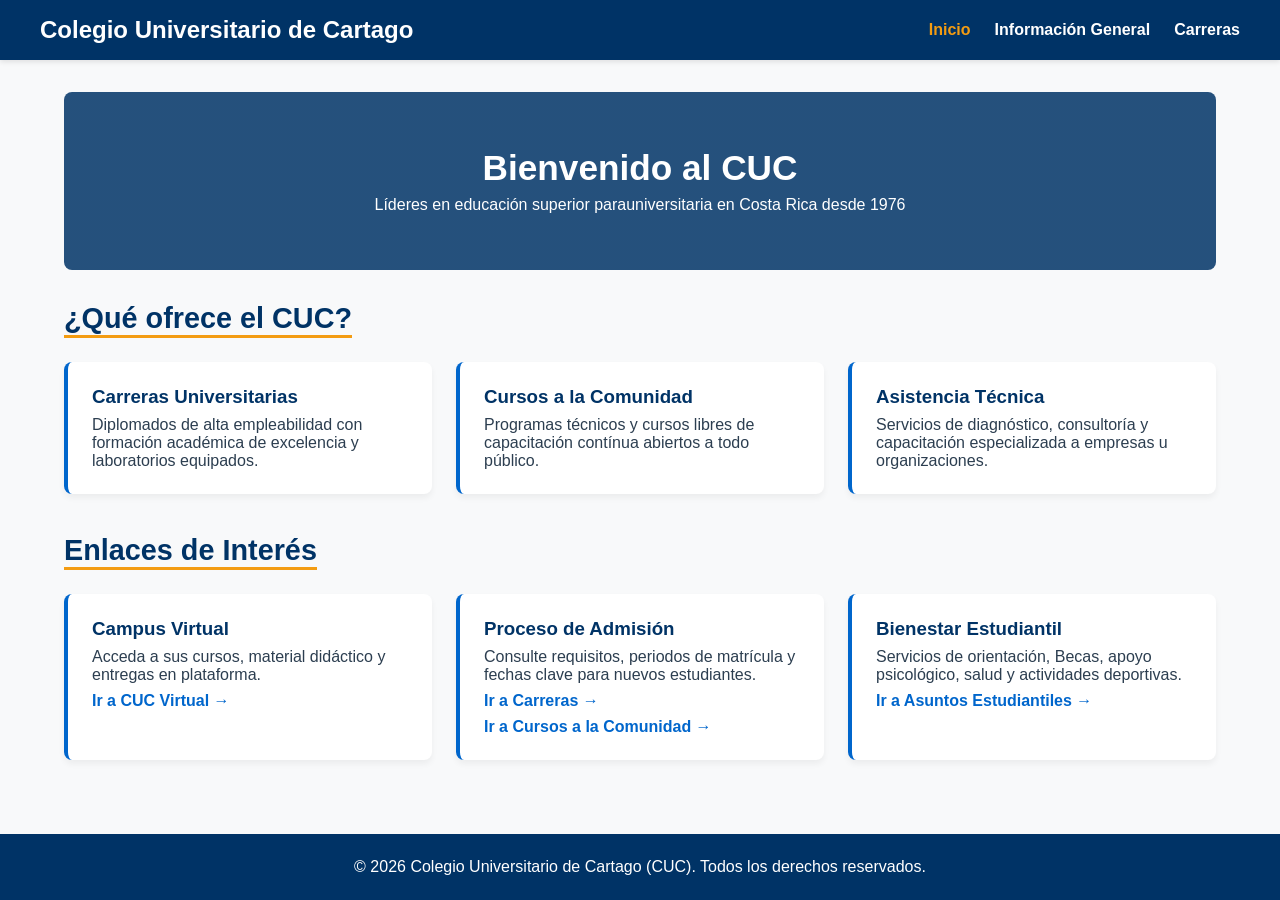
<file: CUCVirtualPage/index.html>
<!DOCTYPE html>
<html lang="es">
    <head>
        <meta charset="UTF-8">
        <meta name="viewport" content="width=device-width, initial-scale=1.0">
        <title>Inicio - Colegio Universitario de Cartago</title>
        <link rel="stylesheet" href="styles.css">
    </head>
    <body>

        <!-- Header unificado -->
        <header> 
            <div class="header-container">
                <div class="logo">
                    <h1> Colegio Universitario de Cartago </h1>
                </div>
                <nav>
                    <ul>
                        <li><a href="index.html" class="active">Inicio</a></li>
                        <li><a href="general.html">Información General</a></li>
                        <li><a href="carreras.html">Carreras</a></li>
                    </ul>
                </nav>
            </div>
        </header>

        <!-- Contenido principal -->
        <main>
            <!-- Banner informativo -->
            <section class="banner">
                <h2>Bienvenido al CUC</h2>
                <p>Líderes en educación superior parauniversitaria en Costa Rica desde 1976</p>
            </section>

            <!-- Sección de que ofrece el CUC: Carreras, cursos a la comunidad y asistencia técnica. -->
            <h2 class="section-title">¿Qué ofrece el CUC?</h2>
            <section class="grid-container">
                <div class="card">
                    <h3>Carreras Universitarias</h3>
                    <p>Diplomados de alta empleabilidad con formación académica de excelencia y laboratorios equipados.</p>
                </div>
                <div class="card">
                    <h3>Cursos a la Comunidad</h3>
                    <p>Programas técnicos y cursos libres de capacitación contínua abiertos a todo público.</p>
                </div>
                <div class="card">
                    <h3>Asistencia Técnica</h3>
                    <p>Servicios de diagnóstico, consultoría y capacitación especializada a empresas u organizaciones.</p>
                </div>
            </section>

            <!-- Sección Enlaces de Interéz -->
            <h2 class="section-title">Enlaces de Interés</h2>
            <section class="grid-container">
                <div class="card">
                    <h3>Campus Virtual</h3>
                    <p>Acceda a sus cursos, material didáctico y entregas en plataforma.</p>
                    <a href="https://www.cucvirtual.ac.cr/login/index.php" target="_blank" class="card-link">Ir a CUC Virtual &rarr;</a>
                </div>
                <div class="card">
                    <h3>Proceso de Admisión</h3>
                    <p>Consulte requisitos, periodos de matrícula y fechas clave para nuevos estudiantes.</p>
                    <a href="https://www.cuc.ac.cr/carreras-universitarias/" target="_blank" class="card-link">Ir a Carreras &rarr;</a><br>
                    <a href="https://www.cuc.ac.cr/cursos-a-la-comunidad/" target="_blank" class="card-link">Ir a Cursos a la Comunidad &rarr;</a>
                </div>
                <div class="card">
                    <h3>Bienestar Estudiantil</h3>
                    <p>Servicios de orientación, Becas, apoyo psicológico, salud y actividades deportivas.</p>
                    <a href="https://www.cuc.ac.cr/asuntos-estudiantiles/" target="_blank" class="card-link">Ir a Asuntos Estudiantiles &rarr;</a>
                </div>
            </section>
        </main>

        <!-- Footer unificado -->
        <footer>
            <p>&copy; 2026 Colegio Universitario de Cartago (CUC). Todos los derechos reservados.</p>
        </footer>

        <script src="scripts.js"></script>
    </body>

</html>
</file>
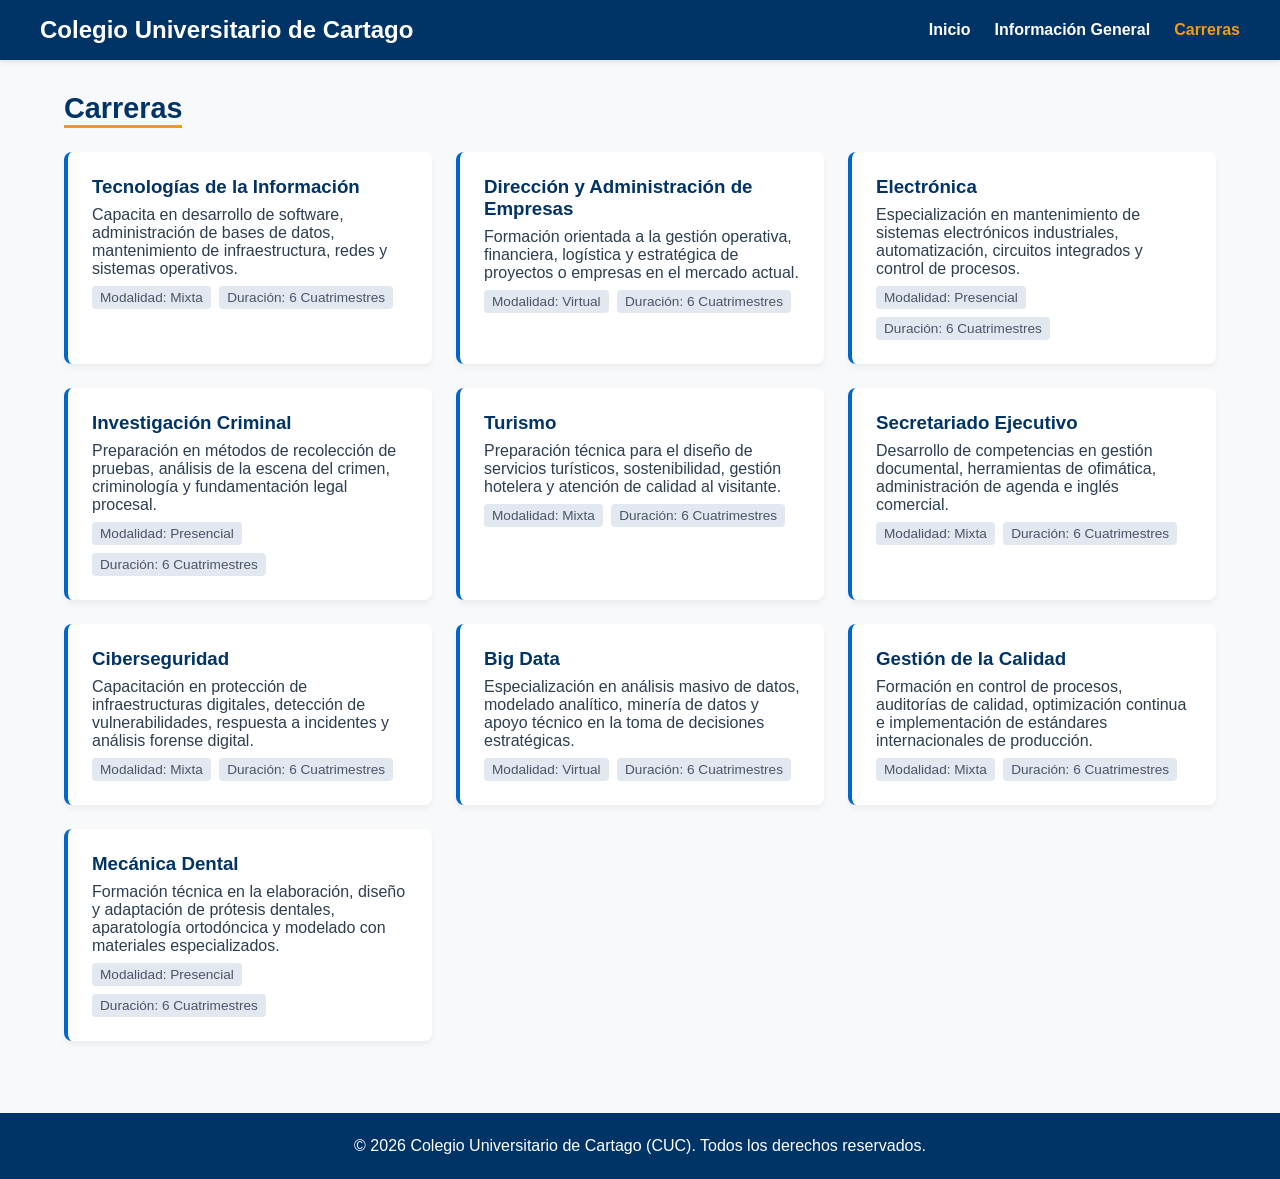
<file: CUCVirtualPage/carreras.html>
<!DOCTYPE html>
<html lang="es">
    <head>
        <meta charset="UTF-8">
        <meta name="viewport" content="width=device-width, initial-scale=1.0">
        <title>Carreras - Colegio Universitario de Cartago</title>
        <link rel="stylesheet" href="styles.css">
    </head>
    <body>

        <!-- Header unificado -->
        <header>
            <div class="header-container">
                <div class="logo">
                    <h1>Colegio Universitario de Cartago</h1>
                </div>
                <nav>
                    <ul>
                        <li><a href="index.html">Inicio</a></li>
                        <li><a href="general.html">Información General</a></li>
                        <li><a href="carreras.html" class="active">Carreras</a></li>
                    </ul>
                </nav>
            </div>
        </header>

        <!-- Contenido principal -->
        <main>
            <h2 class="section-title">Carreras</h2>

            <section class="grid-container">
                <div class="card">
                    <h3>Tecnologías de la Información</h3>
                    <p>Capacita en desarrollo de software, administración de bases de datos, mantenimiento de infraestructura, redes y sistemas operativos.</p>
                    <div class="badge">Modalidad: Mixta</div>
                    <div class="badge">Duración: 6 Cuatrimestres</div>
                </div>

                <div class="card">
                    <h3>Dirección y Administración de Empresas</h3>
                    <p>Formación orientada a la gestión operativa, financiera, logística y estratégica de proyectos o empresas en el mercado actual.</p>
                    <div class="badge">Modalidad: Virtual</div>
                    <div class="badge">Duración: 6 Cuatrimestres</div>
                </div>

                <div class="card">
                    <h3>Electrónica</h3>
                    <p>Especialización en mantenimiento de sistemas electrónicos industriales, automatización, circuitos integrados y control de procesos.</p>
                    <div class="badge">Modalidad: Presencial</div>
                    <div class="badge">Duración: 6 Cuatrimestres</div>
                </div>

                <div class="card">
                    <h3>Investigación Criminal</h3>
                    <p>Preparación en métodos de recolección de pruebas, análisis de la escena del crimen, criminología y fundamentación legal procesal.</p>
                    <div class="badge">Modalidad: Presencial</div>
                    <div class="badge">Duración: 6 Cuatrimestres</div>
                </div>
                
                <div class="card">
                    <h3>Turismo</h3>
                    <p>Preparación técnica para el diseño de servicios turísticos, sostenibilidad, gestión hotelera y atención de calidad al visitante.</p>
                    <div class="badge">Modalidad: Mixta</div>
                    <div class="badge">Duración: 6 Cuatrimestres</div>
                </div>

                <div class="card">
                    <h3>Secretariado Ejecutivo</h3>
                    <p>Desarrollo de competencias en gestión documental, herramientas de ofimática, administración de agenda e inglés comercial.</p>
                    <div class="badge">Modalidad: Mixta</div>
                    <div class="badge">Duración: 6 Cuatrimestres</div>
                </div>
                
                <div class="card">
                    <h3>Ciberseguridad</h3>
                    <p>Capacitación en protección de infraestructuras digitales, detección de vulnerabilidades, respuesta a incidentes y análisis forense digital.</p>
                    <div class="badge">Modalidad: Mixta</div>
                    <div class="badge">Duración: 6 Cuatrimestres</div>
                </div>

                <div class="card">
                    <h3>Big Data</h3>
                    <p>Especialización en análisis masivo de datos, modelado analítico, minería de datos y apoyo técnico en la toma de decisiones estratégicas.</p>
                    <div class="badge">Modalidad: Virtual</div>
                    <div class="badge">Duración: 6 Cuatrimestres</div>
                </div>

                <div class="card">
                    <h3>Gestión de la Calidad</h3>
                    <p>Formación en control de procesos, auditorías de calidad, optimización continua e implementación de estándares internacionales de producción.</p>
                    <div class="badge">Modalidad: Mixta</div>
                    <div class="badge">Duración: 6 Cuatrimestres</div>
                </div>

                <div class="card">
                    <h3>Mecánica Dental</h3>
                    <p>Formación técnica en la elaboración, diseño y adaptación de prótesis dentales, aparatología ortodóncica y modelado con materiales especializados.</p>
                    <div class="badge">Modalidad: Presencial</div>
                    <div class="badge">Duración: 6 Cuatrimestres</div>
                </div>

            </section>
        </main>

        <footer>
            <p>&copy; 2026 Colegio Universitario de Cartago (CUC). Todos los derechos reservados.</p>
        </footer>

        <script src="scripts.js"></script>
    </body>
</html>
</file>
<file: CUCVirtualPage/styles.css>
:root {
    --primary-color: #003366;
    --secondary-color: #0066cc;
    --white: #ffffff;
    --bg-light: #f8f9fa;
    --text-dark: #2c3e50;
    --accent-color: #f39c12;
    --bg-light: #f8f9fa;
}

* {
    box-sizing: border-box;
    margin: 0;
    padding: 0;
    font-family: 'Segoe UI', Tahoma, Geneva, Verdana, sans-serif;
}

header {
    background-color: var(--primary-color);
    color: var(--white);
    padding: 1rem 2rem;
    box-shadow: 0 2px 5px rgba(0, 0, 0, 0.1);
}

body {
    background-color: var(--bg-light);
    color: var(--text-dark);
    display: flex;
    flex-direction: column;
    min-height: 100vh;
}

.header-container {
    max-width: 1200px;
    margin: 0 auto;
    display: flex;
    justify-content: space-between;
    align-items: center;
}

.logo h1 {
    font-size: 1.5rem;
    font-weight: 700;
}

nav ul {
    display: flex;
    list-style: none;
    gap: 1.5rem;
}

nav a {
    color: var(--white);
    text-decoration: none;
    font-weight: 600;
    transition: color 0.3s ease;
}

nav a:hover, nav a.active {
    color: var(--accent-color);
}

main {
    flex: 1;
    max-width: 1200px;
    width: 100%;
    margin: 2rem auto;
    padding: 0 1.5rem;
}

.banner {
    background: linear-gradient(rgba(0,51,102,0.85), rgba(0,51,102,0.85)), url('https://www.cuc.ac.cr/wp-content/uploads/2026/07/3-Slider%20escritorio%20(1)-scaled.png') center/cover;
    color: var(--white);
    padding: 3.5rem 2rem;
    border-radius: 8px;
    text-align: center;
    margin-bottom: 2rem;
}

.banner h2 {
    font-size: 2.2rem;
    margin-bottom: 0.5rem;
}

.section-title {
    font-size: 1.8rem;
    color: var(--primary-color);
    margin-bottom: 1.5rem;
    border-bottom: 3px solid var(--accent-color);
    display: inline-block;
}

.grid-container {
    display: grid;
    grid-template-columns: repeat(auto-fit, minmax(280px, 1fr));
    gap: 1.5rem;
    margin-bottom: 2.5rem;
}

.card {
    background: var(--white);
    padding: 1.5rem;
    border-radius: 8px;
    box-shadow: 0 4px 6px rgba(0,0,0,0.05);
    border-left: 4px solid var(--secondary-color);
    transition: transform 0.2s ease;
}

.card:hover {
    transform: translateY(-3px);
}

.card h3 {
    color: var(--primary-color);
    margin-bottom: 0.5rem;
}

.card-link {
    color: var(--secondary-color);
    font-weight: bold;
    display: inline-block;
    margin-top: 0.5rem;
    margin-right: 0.75rem;
    text-decoration: none;
}

.card-link:hover {
    text-decoration: underline;
}

.badge {
    display: inline-block;
    padding: 0.25rem 0.5rem;
    background-color: #e2e8f0;
    color: #4a5568;
    border-radius: 4px;
    font-size: 0.85rem;
    margin-top: 0.5rem;
    margin-right: 0.25rem;
}

footer {
    background-color: var(--primary-color);
    color: var(--white);
    text-align: center;
    padding: 1.5rem 0;
    margin-top: auto;
}
</file>
